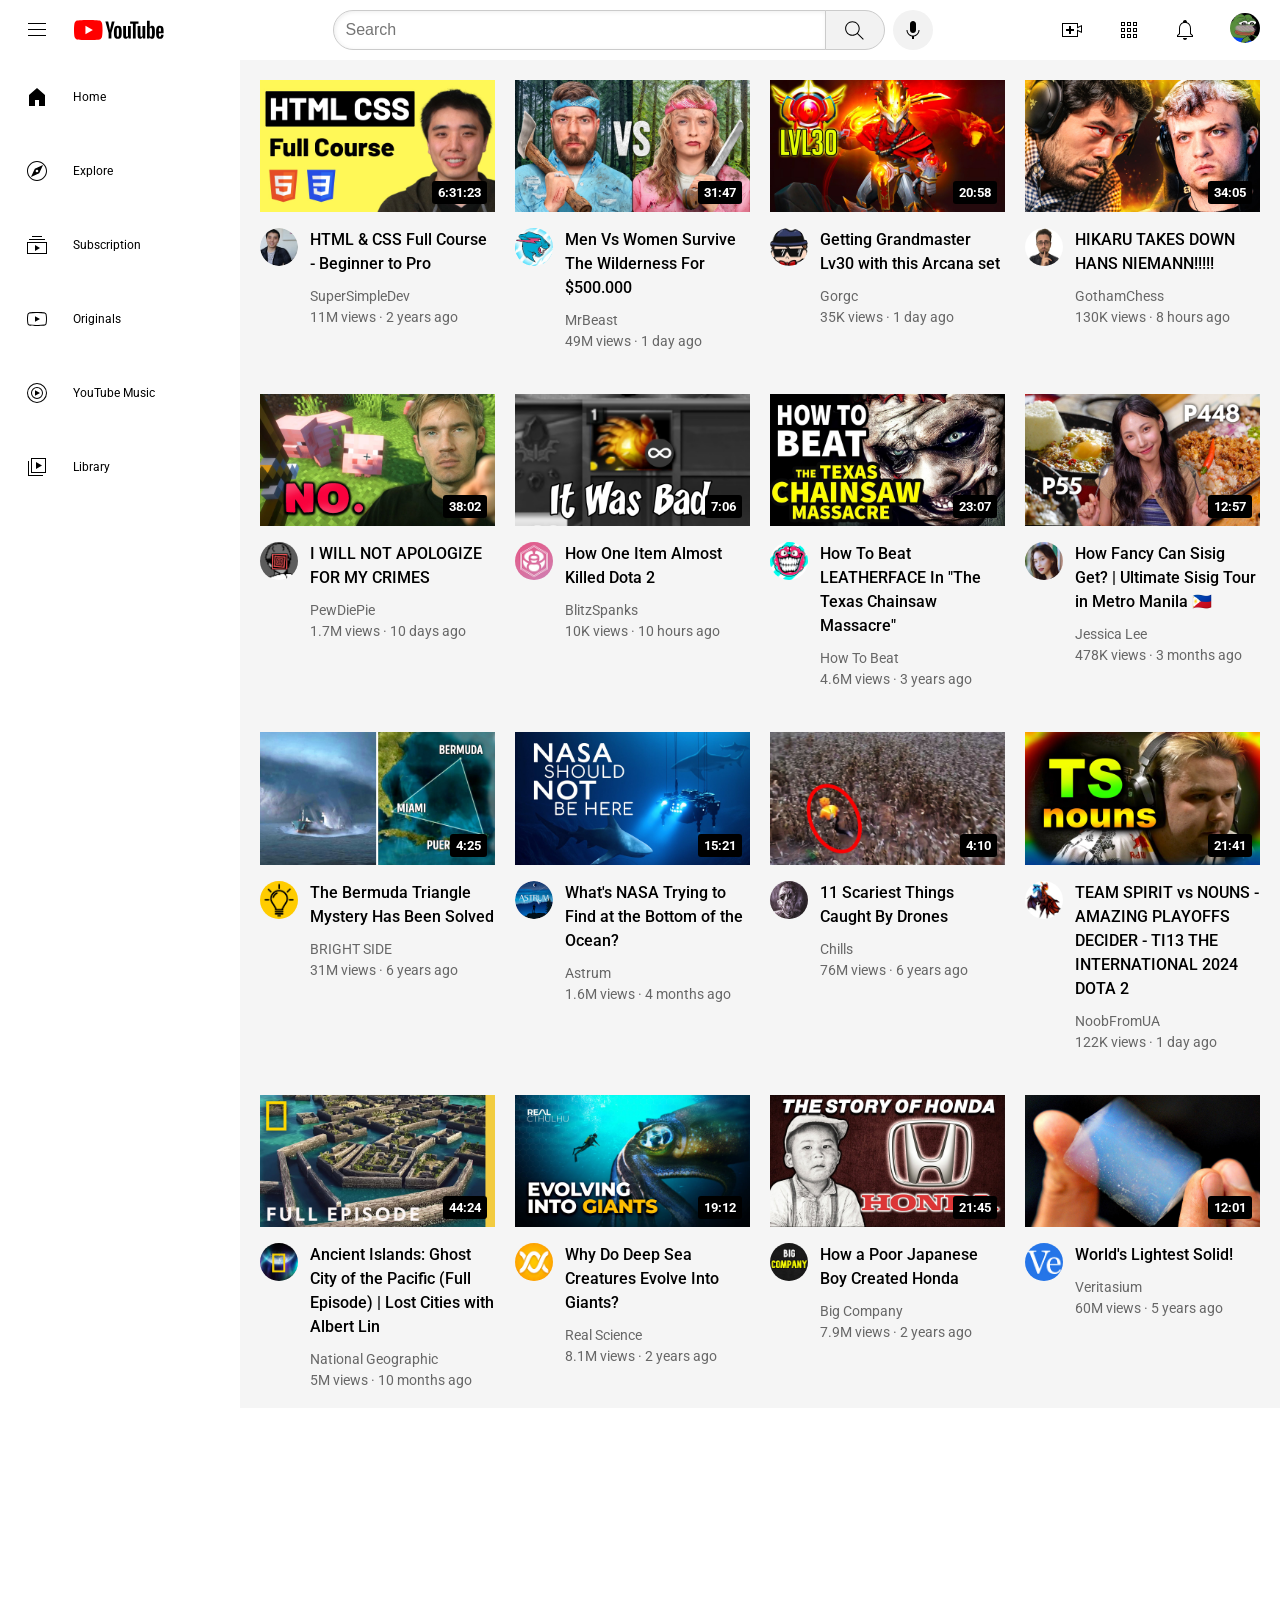
<file: index.html>
<!DOCTYPE html>
<html lang="en">
<head>
    <meta charset="UTF-8">
    <meta name="viewport" content="width=device-width, initial-scale=1.0">

    <!-- Google Font Link -->
    <link rel="preconnect" href="https://fonts.googleapis.com">
    <link rel="preconnect" href="https://fonts.gstatic.com" crossorigin>
    <link href="https://fonts.googleapis.com/css2?family=Roboto:ital,wght@0,100;0,300;0,400;0,500;0,700;0,900;1,100;1,300;1,400;1,500;1,700;1,900&display=swap" rel="stylesheet">

    <!-- Favicon Link -->
    <link rel="shortcut icon" href="./assets/images/icons/favicon.ico" type="image/x-icon">

    <!-- CSS External Link -->
    <link rel="stylesheet" href="./assets/css/global.css">
    <link rel="stylesheet" href="./assets/css/tooltip.css">
    <link rel="stylesheet" href="./assets/css/header.css">
    <link rel="stylesheet" href="./assets/css/main.css">
    <link rel="stylesheet" href="./assets/css/sidebar.css">
    <link rel="stylesheet" href="./assets/css/responsive.css">
    <title>YouTube</title>
</head>
<body>
    <!-- header of the page wherein it is always visible even after scrolling -->
     <header class="header-container">
        <section class="left-section">
            <img class="hamburger-menu" src="./assets/images/icons/hamburger-menu.svg" alt="menu">
            <img class="youtube-logo" src="./assets/images/icons/youtube-logo.svg" alt="youtube logo">
        </section>

        <section class="middle-section">
            <input type="text" placeholder="Search">
            <div class="search-container">
                <img class="search-icon" src="./assets/images/icons/search.svg" alt="search">
                <div class="tooltip">Search</div>
            </div>
            <div class="voice-search-container">
                <img class="voice-search-icon" src="./assets/images/icons/voice-search-icon.svg" alt="voice search button">
                <div class="tooltip">Search with your voice</div>
            </div>
            
        </section>

        <section class="right-section">
            <div class="icon-container">
                <img class="right-section-icon" src="./assets/images/icons/upload.svg" alt="create button">
                <div class="tooltip">Create</div>
            </div>
            <div class="icon-container">
                <img class="right-section-icon" src="./assets/images/icons/youtube-apps.svg" alt="youtube apps button">
                <div class="tooltip">Youtube Apps</div>
            </div>
            <div class="icon-container">
                <img class="right-section-icon" src="./assets/images/icons/notifications.svg" alt="notifications button">
                <div class="tooltip">Notifications</div>
            </div>
            <a href="https://www.youtube.com/@johnreinvinuya8252">
                <img class="my-channel" src="./assets/images/profile/my-channel.jpeg" alt="user channel button">
            </a>
        </section>
     </header>

     <!-- sidebar where navigation buttons are found -->
     <nav class="sidebar">
        <div class="sidebar-link">
            <img src="./assets/images/icons/home.svg" alt="home button">
            <p>Home</p>
        </div>
        <div class="sidebar-link">
            <img src="./assets/images/icons/explore.svg" alt="explore button">
            <p>Explore</p>
        </div>
        <div class="sidebar-link">
            <img src="./assets/images/icons/subscriptions.svg" alt="subscription button">
            <p>Subscription</p>
        </div>
        <div class="sidebar-link">
            <img src="./assets/images/icons/originals.svg" alt="originals button">
            <p>Originals</p>
        </div>
        <div class="sidebar-link">
            <img src="./assets/images/icons/youtube-music.svg" alt="youtube music button">
            <p>YouTube Music</p>
        </div>
        <div class="sidebar-link">
            <img src="./assets/images/icons/library.svg" alt="library button">
            <p>Library</p>
        </div>
     </nav>

    <!-- main section where videos are found -->
    <main>
        <section class="video-feed">
            <div class="video-preview">
                <div class="thumbnail-container">
                    <a href="https://youtu.be/G3e-cpL7ofc?si=SLx8oYZGf1FMtZoV">
                        <img src="./assets/images/thumbnail/thumbnail-1.png" alt="thumbnail">
                    </a>
                    
                    <div class="video-time">6:31:23</div>
                </div>
                <div class="video-info-container">
                    <div class="channel-profile-pic">
                        <a href="https://www.youtube.com/@SuperSimpleDev">
                            <img src="./assets/images/profile/channel-1.jpg" alt="channel profile">
                        </a>
                        <div class="tooltip-container">    
                            <img src="./assets/images/profile/channel-1.jpg" alt="channel profile">
                            <div class="tooltip-column">
                                <p class="tooltip-channel-name">SuperSimpleDev</p>
                                <p  class="tooltip-channel-subscribers">503K subscribers</p>
                            </div>
                        </div>
                    </div>  
                    <div class="video-info">
                        <p class="video-title">
                            <a class="video-link" href="https://youtu.be/G3e-cpL7ofc?si=SLx8oYZGf1FMtZoV">HTML & CSS Full Course - Beginner to Pro</a>
                        </p>
                        <p class="channel-name">
                            <a href="https://www.youtube.com/@SuperSimpleDev">SuperSimpleDev</a>
                        </p>
                        <p class="video-stats">11M views · 2 years ago</p>
                    </div>
                </div>
            </div>

            <div class="video-preview">
                <div class="thumbnail-container">
                    <a href="https://www.youtube.com/watch?v=aRcUVhVlSHg&t=1s">
                        <img src="./assets/images/thumbnail/thumbnail-2.png" alt="thumbnail">
                    </a>
                    <div class="video-time">31:47</div>
                </div>
                <div class="video-info-container">
                    <div class="channel-profile-pic">
                        <a href="https://www.youtube.com/@MrBeast">
                            <img src="./assets/images/profile/channel-2.jpg" alt="channel profile">
                        </a>
                        <div class="tooltip-container">    
                            <img src="./assets/images/profile/channel-2.jpg" alt="channel profile">
                            <div class="tooltip-column">
                                <p class="tooltip-channel-name">MrBeast</p>
                                <p  class="tooltip-channel-subscribers">314M subscribers</p>
                            </div>
                        </div>
                    </div>  
                    <div class="video-info">
                        <p class="video-title">
                            <a class="video-link" href="https://www.youtube.com/watch?v=aRcUVhVlSHg&t=1s">Men Vs Women Survive The Wilderness For $500.000</a>
                        </p>
                        <p class="channel-name">
                            <a href="https://www.youtube.com/@MrBeast">MrBeast</a>
                        </p>
                        <p class="video-stats">49M views · 1 day ago</p>
                    </div>
                </div>
            </div>

            <div class="video-preview">
                <div class="thumbnail-container">
                    <a href="https://www.youtube.com/watch?v=vVBdZkTWyOQ">
                        <img src="./assets/images/thumbnail/thumbnail-3.png" alt="thumbnail">
                    </a>
                    <div class="video-time">20:58</div>
                </div>
                <div class="video-info-container">
                    <div class="channel-profile-pic">
                        <a href="https://www.youtube.com/@Gorgc">
                            <img src="./assets/images/profile/channel-3.jpg" alt="channel profile">
                        </a>
                        <div class="tooltip-container">    
                            <img src="./assets/images/profile/channel-3.jpg" alt="channel profile">
                            <div class="tooltip-column">
                                <p class="tooltip-channel-name">Gorgc</p>
                                <p  class="tooltip-channel-subscribers">206K subscribers</p>
                            </div>
                        </div>
                    </div>  
                    <div class="video-info">
                        <p class="video-title">
                            <a class="video-link" href="https://www.youtube.com/watch?v=vVBdZkTWyOQ">Getting Grandmaster Lv30 with this Arcana set</a>
                        </p>
                        <p class="channel-name">
                            <a href="https://www.youtube.com/@Gorgc">Gorgc</a>
                        </p>
                        <p class="video-stats">35K views · 1 day ago</p>
                    </div>
                </div>
            </div>

            <div class="video-preview">
                <div class="thumbnail-container">
                    <a href="https://www.youtube.com/watch?v=VmTZ2yO3BZ4">
                        <img src="./assets/images/thumbnail/thumbnail-4.png" alt="thumbnail">
                    </a>
                    <div class="video-time">34:05</div>
                </div>
                <div class="video-info-container">
                    <div class="channel-profile-pic">
                        <a href="https://www.youtube.com/@GothamChess">
                            <img src="./assets/images/profile/channel-4.jpg" alt="channel profile">
                        </a>
                        <div class="tooltip-container">    
                            <img src="./assets/images/profile/channel-4.jpg" alt="channel profile">
                            <div class="tooltip-column">
                                <p class="tooltip-channel-name">GothamChess</p>
                                <p  class="tooltip-channel-subscribers">5.35M subscribers</p>
                            </div>
                        </div>
                    </div>  
                    <div class="video-info">
                        <p class="video-title">
                            <a class="video-link" href="https://www.youtube.com/watch?v=VmTZ2yO3BZ4">HIKARU TAKES DOWN HANS NIEMANN!!!!!</a>
                        </p>
                        <p class="channel-name">
                            <a href="https://www.youtube.com/@GothamChess">GothamChess</a>
                        </p>
                        <p class="video-stats">130K views · 8 hours ago</p>
                    </div>
                </div>
            </div>

            <div class="video-preview">
                <div class="thumbnail-container">
                    <a href="https://www.youtube.com/watch?v=Fn1OeGys2L8">
                        <img src="./assets/images/thumbnail/thumbnail-5.png" alt="thumbnail">
                    </a>
                    <div class="video-time">38:02</div>
                </div>
                <div class="video-info-container">
                    <div class="channel-profile-pic">
                        <a href="https://www.youtube.com/@PewDiePie">
                            <img src="./assets/images/profile/channel-5.jpg" alt="channel profile">
                        </a>
                        <div class="tooltip-container">    
                            <img src="./assets/images/profile/channel-5.jpg" alt="channel profile">
                            <div class="tooltip-column">
                                <p class="tooltip-channel-name">PewDiePie</p>
                                <p  class="tooltip-channel-subscribers">111M subscribers</p>
                            </div>
                        </div>
                    </div>  
                    <div class="video-info">
                        <p class="video-title">
                            <a class="video-link" href="https://www.youtube.com/watch?v=Fn1OeGys2L8">I WILL NOT APOLOGIZE FOR MY CRIMES</a>
                        </p>
                        <p class="channel-name">
                            <a href="https://www.youtube.com/@PewDiePie">PewDiePie</a>
                        </p>
                        <p class="video-stats">1.7M views · 10 days ago</p>
                    </div>
                </div>
            </div>

            <div class="video-preview">
                <div class="thumbnail-container">
                    <a href="https://www.youtube.com/watch?v=ktGwDyR66l8">
                        <img src="./assets/images/thumbnail/thumbnail-6.png" alt="thumbnail">
                    </a>
                    
                    <div class="video-time">7:06</div>
                </div>
                <div class="video-info-container">
                    <div class="channel-profile-pic">
                        <a href="https://www.youtube.com/@BlitzSpanks">
                            <img src="./assets/images/profile/channel-6.jpg" alt="channel profile">
                        </a>
                        <div class="tooltip-container">    
                            <img src="./assets/images/profile/channel-6.jpg" alt="channel profile">
                            <div class="tooltip-column">
                                <p class="tooltip-channel-name">BlitzSpanks</p>
                                <p  class="tooltip-channel-subscribers">107K subscribers</p>
                            </div>
                        </div>
                    </div>  
                    <div class="video-info">
                        <p class="video-title">
                            <a class="video-link" href="https://www.youtube.com/watch?v=ktGwDyR66l8">How One Item Almost Killed Dota 2</a>
                        </p>
                        <p class="channel-name">
                            <a href="https://www.youtube.com/@BlitzSpanks">BlitzSpanks</a>
                        </p>
                        <p class="video-stats">10K views · 10 hours ago</p>
                    </div>
                </div>
            </div>

            <div class="video-preview">
                <div class="thumbnail-container">
                    <a href="https://www.youtube.com/watch?v=HK_yvCsgLR4">
                        <img src="./assets/images/thumbnail/thumbnail-7.png" alt="thumbnail">
                    </a>
                    <div class="video-time">23:07</div>
                </div>
                <div class="video-info-container">
                    <div class="channel-profile-pic">
                        <a href="https://www.youtube.com/@HowToBeatYT">
                            <img src="./assets/images/profile/channel-7.jpg" alt="channel profile">
                        </a>
                        <div class="tooltip-container">    
                            <img src="./assets/images/profile/channel-7.jpg" alt="channel profile">
                            <div class="tooltip-column">
                                <p class="tooltip-channel-name">How To Beat</p>
                                <p  class="tooltip-channel-subscribers">2.63M subscribers</p>
                            </div>
                        </div>
                    </div>  
                    <div class="video-info">
                        <p class="video-title">
                            <a class="video-link" href="https://www.youtube.com/watch?v=HK_yvCsgLR4">How To Beat LEATHERFACE In "The Texas Chainsaw Massacre"</a>
                        </p>
                        <p class="channel-name">
                            <a href="https://www.youtube.com/@HowToBeatYT">How To Beat</a>
                        </p>
                        <p class="video-stats">4.6M views · 3 years ago</p>
                    </div>
                </div>
            </div>

            <div class="video-preview">
                <div class="thumbnail-container">
                    <a href="https://www.youtube.com/watch?v=xaZTFsmU5Mk">
                        <img src="./assets/images/thumbnail/thumbnail-8.png" alt="thumbnail">
                    </a>
                    <div class="video-time">12:57</div>
                </div>
                <div class="video-info-container">
                    <div class="channel-profile-pic">
                        <a href="https://www.youtube.com/@jessicaleeseul">
                            <img src="./assets/images/profile/channel-8.jpg" alt="channel profile">
                        </a>
                        <div class="tooltip-container">    
                            <img src="./assets/images/profile/channel-8.jpg" alt="channel profile">
                            <div class="tooltip-column">
                                <p class="tooltip-channel-name">Jessica Lee</p>
                                <p  class="tooltip-channel-subscribers">1.51M subscribers</p>
                            </div>
                        </div>
                    </div>  
                    <div class="video-info">
                        <p class="video-title">
                            <a class="video-link" href="https://www.youtube.com/@jessicaleeseul">How Fancy Can Sisig Get? | Ultimate Sisig Tour in Metro Manila 🇵🇭</a>
                        </p>
                        <p class="channel-name">
                            <a href="https://www.youtube.com/@SuperSimpleDev">Jessica Lee</a>
                        </p>
                        <p class="video-stats">478K views · 3 months ago</p>
                    </div>
                </div>
            </div>

            <div class="video-preview">
                <div class="thumbnail-container">
                    <a href="https://www.youtube.com/watch?v=q_5n7URd2Gk">
                        <img src="./assets/images/thumbnail/thumbnail-9.png" alt="thumbnail">
                    </a>
                    <div class="video-time">4:25</div>
                </div>
                <div class="video-info-container">
                    <div class="channel-profile-pic">
                        <a href="https://www.youtube.com/@BRIGHTSIDEOFFICIAL">
                            <img src="./assets/images/profile/channel-9.jpg" alt="channel profile">
                        </a>
                        <div class="tooltip-container">    
                            <img src="./assets/images/profile/channel-9.jpg" alt="channel profile">
                            <div class="tooltip-column">
                                <p class="tooltip-channel-name">BRIGHT SIDE</p>
                                <p  class="tooltip-channel-subscribers">44.6M subscribers</p>
                            </div>
                        </div>
                    </div>  
                    <div class="video-info">
                        <p class="video-title">
                            <a class="video-link" href="https://www.youtube.com/watch?v=q_5n7URd2Gk">The Bermuda Triangle Mystery Has Been Solved</a>
                        </p>
                        <p class="channel-name">
                            <a href="https://www.youtube.com/@BRIGHTSIDEOFFICIAL">BRIGHT SIDE</a>
                        </p>
                        <p class="video-stats">31M views · 6 years ago</p>
                    </div>
                </div>
            </div>

            <div class="video-preview">
                <div class="thumbnail-container">
                    <a href="https://www.youtube.com/watch?v=yPhhVqjpnKE">
                        <img src="./assets/images/thumbnail/thumbnail-10.png" alt="thumbnail">
                    </a>
                    <div class="video-time">15:21</div>
                </div>
                <div class="video-info-container">
                    <div class="channel-profile-pic">
                        <a href="https://www.youtube.com/@astrumspace">
                            <img src="./assets/images/profile/channel-10.jpg" alt="channel profile">
                        </a>
                        <div class="tooltip-container">    
                            <img src="./assets/images/profile/channel-10.jpg" alt="channel profile">
                            <div class="tooltip-column">
                                <p class="tooltip-channel-name">Astrum</p>
                                <p  class="tooltip-channel-subscribers">2.03M subscribers</p>
                            </div>
                        </div>
                    </div>  
                    <div class="video-info">
                        <p class="video-title">
                            <a class="video-link" href="https://www.youtube.com/watch?v=yPhhVqjpnKE">What's NASA Trying to Find at the Bottom of the Ocean?</a>
                        </p>
                        <p class="channel-name">
                            <a href="https://www.youtube.com/@astrumspace">Astrum</a>
                        </p>
                        <p class="video-stats">1.6M views · 4 months ago</p>
                    </div>
                </div>
            </div>

            <div class="video-preview">
                <div class="thumbnail-container">
                    <a href="https://www.youtube.com/watch?v=Jnei1md-Ia0">
                        <img src="./assets/images/thumbnail/thumbnail-11.png" alt="thumbnail">
                    </a>
                    <div class="video-time">4:10</div>
                </div>
                <div class="video-info-container">
                    <div class="channel-profile-pic">
                        <a href="https://www.youtube.com/@chills">
                            <img src="./assets/images/profile/channel-11.jpg" alt="channel profile">
                        </a>
                        <div class="tooltip-container">    
                            <img src="./assets/images/profile/channel-11.jpg" alt="channel profile">
                            <div class="tooltip-column">
                                <p class="tooltip-channel-name">Chills</p>
                                <p  class="tooltip-channel-subscribers">6.23M subscribers</p>
                            </div>
                        </div>
                    </div>  
                    <div class="video-info">
                        <p class="video-title">
                            <a class="video-link" href="https://www.youtube.com/watch?v=Jnei1md-Ia0">11 Scariest Things Caught By Drones</a>
                        </p>
                        <p class="channel-name">
                            <a href="https://www.youtube.com/@chills">Chills</a>
                        </p>
                        <p class="video-stats">76M views · 6 years ago</p>
                    </div>
                </div>
            </div>

            <div class="video-preview">
                <div class="thumbnail-container">
                    <a href="https://www.youtube.com/watch?v=YBMhBDOSAfo">
                        <img src="./assets/images/thumbnail/thumbnail-12.png" alt="thumbnail">
                    </a>
                    <div class="video-time">21:41</div>
                </div>
                <div class="video-info-container">
                    <div class="channel-profile-pic">
                        <a href="https://www.youtube.com/noobfromua">
                            <img src="./assets/images/profile/channel-12.jpg" alt="channel profile">
                        </a>
                        <div class="tooltip-container">    
                            <img src="./assets/images/profile/channel-12.jpg" alt="channel profile">
                            <div class="tooltip-column">
                                <p class="tooltip-channel-name">NoobFromUA</p>
                                <p  class="tooltip-channel-subscribers">1.05M subscribers</p>
                            </div>
                        </div>
                    </div>  
                    <div class="video-info">
                        <p class="video-title">
                            <a class="video-link" href="https://www.youtube.com/watch?v=YBMhBDOSAfo">TEAM SPIRIT vs NOUNS - AMAZING PLAYOFFS DECIDER - TI13 THE INTERNATIONAL 2024 DOTA 2</a>
                        </p>
                        <p class="channel-name">
                            <a href="https://www.youtube.com/noobfromua">NoobFromUA</a>
                        </p>
                        <p class="video-stats">122K views · 1 day ago</p>
                    </div>
                </div>
            </div>

            <div class="video-preview">
                <div class="thumbnail-container">
                    <a href="https://www.youtube.com/watch?v=tzBmrpFNcH4"><img src="./assets/images/thumbnail/thumbnail-13.png" alt="thumbnail">
                    </a>
                    <div class="video-time">44:24</div>
                </div>
                <div class="video-info-container">
                    <div class="channel-profile-pic">
                        <a href="https://www.youtube.com/@NatGeo">
                            <img src="./assets/images/profile/channel-13.jpg" alt="channel profile">
                        </a>
                        <div class="tooltip-container">    
                            <img src="./assets/images/profile/channel-13.jpg" alt="channel profile">
                            <div class="tooltip-column">
                                <p class="tooltip-channel-name">National Geographic</p>
                                <p  class="tooltip-channel-subscribers">23.5M subscribers</p>
                            </div>
                        </div>
                    </div>  
                    <div class="video-info">
                        <p class="video-title">
                            <a class="video-link" href="https://www.youtube.com/watch?v=tzBmrpFNcH4">Ancient Islands: Ghost City of the Pacific (Full Episode) | Lost Cities with Albert Lin</a>
                        </p>
                        <p class="channel-name">
                            <a href="https://www.youtube.com/@NatGeo">National Geographic</a>
                        </p>
                        <p class="video-stats">5M views · 10 months ago</p>
                    </div>
                </div>
            </div>

            <div class="video-preview">
                <div class="thumbnail-container">
                    <a href="https://www.youtube.com/watch?v=uYR4ZMlLUwI">
                        <img src="./assets/images/thumbnail/thumbnail-14.png" alt="thumbnail">
                    </a>
                    <div class="video-time">19:12</div>
                </div>
                <div class="video-info-container">
                    <div class="channel-profile-pic">
                        <a href="https://www.youtube.com/@realscience">
                            <img src="./assets/images/profile/channel-14.jpg" alt="channel profile">
                        </a>
                        <div class="tooltip-container">    
                            <img src="./assets/images/profile/channel-14.jpg" alt="channel profile">
                            <div class="tooltip-column">
                                <p class="tooltip-channel-name">Real Science</p>
                                <p  class="tooltip-channel-subscribers">1.68M subscribers</p>
                            </div>
                        </div>
                    </div>  
                    <div class="video-info">
                        <p class="video-title">
                            <a class="video-link" href="https://www.youtube.com/watch?v=uYR4ZMlLUwI">Why Do Deep Sea Creatures Evolve Into Giants?</a>
                        </p>
                        <p class="channel-name">
                            <a href="https://www.youtube.com/@realscience">Real Science</a>
                        </p>
                        <p class="video-stats">8.1M views · 2 years ago</p>
                    </div>
                </div>
            </div>

            <div class="video-preview">
                <div class="thumbnail-container">
                    <a href="https://www.youtube.com/watch?v=wlvog-Qd0zw">
                        <img src="./assets/images/thumbnail/thumbnail-15.png" alt="thumbnail">
                    </a>
                    <div class="video-time">21:45</div>
                </div>
                <div class="video-info-container">
                    <div class="channel-profile-pic">
                        <a href="https://www.youtube.com/@BigCompanyYT">
                            <img src="./assets/images/profile/channel-15.jpg" alt="channel profile">
                        </a>
                        <div class="tooltip-container">    
                            <img src="./assets/images/profile/channel-15.jpg" alt="channel profile">
                            <div class="tooltip-column">
                                <p class="tooltip-channel-name">Big Company</p>
                                <p  class="tooltip-channel-subscribers">355K subscribers</p>
                            </div>
                        </div>
                    </div>  
                    <div class="video-info">
                        <p class="video-title">
                            <a class="video-link" href="https://www.youtube.com/watch?v=wlvog-Qd0zw">How a Poor Japanese Boy Created Honda</a>
                        </p>
                        <p class="channel-name">
                            <a href="https://www.youtube.com/@BigCompanyYT">Big Company</a>
                        </p>
                        <p class="video-stats">7.9M views · 2 years ago</p>
                    </div>
                </div>
            </div>

            <div class="video-preview">
                <div class="thumbnail-container">
                    <a href="https://www.youtube.com/watch?v=AeJ9q45PfD0">
                        <img src="./assets/images/thumbnail/thumbnail-16.png" alt="thumbnail">
                    </a>
                    <div class="video-time">12:01</div>
                </div>
                <div class="video-info-container">
                    <div class="channel-profile-pic">
                        <a href="https://www.youtube.com/@veritasium">
                            <img src="./assets/images/profile/channel-16.jpg" alt="channel profile">
                        </a>
                        <div class="tooltip-container">    
                            <img src="./assets/images/profile/channel-16.jpg" alt="channel profile">
                            <div class="tooltip-column">
                                <p class="tooltip-channel-name">Veritasium</p>
                                <p  class="tooltip-channel-subscribers">16.1M subscribers</p>
                            </div>
                        </div>
                    </div>  
                    <div class="video-info">
                        <p class="video-title">
                            <a class="video-link" href="https://www.youtube.com/watch?v=AeJ9q45PfD0">World's Lightest Solid!</a>
                        </p>
                        <p class="channel-name">
                            <a href="https://www.youtube.com/@veritasium">Veritasium</a>
                        </p>
                        <p class="video-stats">60M views · 5 years ago</p>
                    </div>
                </div>
            </div>
        </section>
    </main>

</body>
</html>
</file>
<file: assets/css/global.css>
* {
    margin: 0;
    padding: 0;
    box-sizing: border-box;
}

body {
    font-family: Roboto, Arial, sans-serif;
    padding-top: 60px;
    padding-left: 75px;
}
</file>
<file: assets/css/tooltip.css>
.tooltip {
    font-size: 12px;
    position: absolute;
    bottom: -50px;
    background-color: rgba(60, 60, 60, 0.911);
    color: white;
    padding: 8px 12px;
    opacity: 0;
    transition: opacity 0.15s;
    pointer-events: none;
    border-radius: 2px;
    white-space: nowrap;
}

.middle-section .search-container,
.middle-section .voice-search-container,
.right-section .icon-container {
    position: relative;
    cursor: pointer;
    display: flex;
    align-items: center;
    justify-content: center;
}


.search-container:hover .tooltip,
.voice-search-container:hover .tooltip,
.icon-container:hover .tooltip {
    opacity: 1;
}

.channel-profile-pic {
    display: flex;
    position: relative;
    height: 60px;
}

.channel-profile-pic .tooltip-container {
    display: flex;
    flex-direction: row;
    background-color: white;
    border-radius: 6px;
    box-shadow: 0px 0px 8px rgba(110, 110, 110, 0.815);
    align-items: center;
    padding: 15px;
    opacity: 0;
    transition: opacity 0.15s;
    pointer-events: none;

    position: absolute;
    bottom: -90px;
    z-index: 300;
}

.channel-profile-pic:hover .tooltip-container {
    opacity: 1;
}

.channel-profile-pic .tooltip-container img {
    margin-right: 8px;
    width: 50px;
    height: 50px;
    margin-top: 0;
}

.tooltip-column .tooltip-channel-name {
    font-size: 18px;
    font-weight: bold;
    width: 100%;
    margin-bottom: 5px;;
    margin-right: 100px;
}

.tooltip-column .tooltip-channel-subscribers {
    font-size: 16px;
    color: rgb(107, 107, 107);

}
</file>
<file: assets/css/header.css>
.header-container {
    display: flex;
    flex-direction: row;
    justify-content: space-between;
    height: 60px;
    position: fixed;
    left: 0;
    right: 0;
    top: 0;

    z-index: 200;
}

/* left-section */
.header-container .left-section {
    display: flex;
    flex-direction: row;
    align-items: center;
    width: 190px;
}

.left-section .hamburger-menu {
    width: 24px;
    margin: 0px 25px;
    cursor: pointer;
}

.left-section .youtube-logo {
    height: 20px;
    cursor: pointer;
}
/* left-section */


/* middle-section */
.header-container {
    background-color: white;
}

.header-container .middle-section {
    display: flex;
    flex-direction: row;
    align-items: center;
    margin-left: 50px;
    flex: 1;
    max-width: 600px;
}

input {
    flex: 1;
    font-size: 16px;
    border-top-left-radius: 20px;
    border-bottom-left-radius: 20px;
    padding-left: 12px;
    padding-right: 5px;
    height: 40px;
    border: 1px solid rgb(203, 203, 203);
    width: 0;
    box-shadow: inset 1px 1px 4px rgb(237, 237, 237);
}


input:focus {
    outline: none;
    border-color: rgb(0, 30, 255);
    z-index: 100;
}

.search-container {
    height: 40px;
    border: 1px solid rgb(203, 203, 203);
    width: 60px;
    margin-left: -1px;
    background-color: rgb(242, 242, 242);
    margin-right: 8px;
    transition: background-color 0.15s;
    border-top-right-radius: 20px;
    border-bottom-right-radius: 20px;
}

.search-container:hover {
    background-color: rgb(235, 235, 235);
}

.search-icon {
    height: 25px;
}

.voice-search-container{
    display: flex;
    align-items: center;
    justify-content: center;
    height: 40px;
    width: 40px;
    background-color: rgb(242, 242, 242);
    border-radius: 50%;
    transition: background-color 0.15s;
}

.voice-search-container:hover {
    background-color: rgb(235, 235, 235);
}

.voice-search-icon {
    width: 24px;
}

/* middle-section */


/* right-section */
.right-section {
    display: flex;
    flex-direction: row;
    justify-content: space-between;
    align-items: center;
    width: 200px;
    margin-right: 20px;
    margin-left: 35px;
    flex-shrink: 0;
}

.right-section .right-section-icon {
    width: 24px;
    height: 24px;

}

.right-section .my-channel {
    width: 30px;
    height: 30px;
    border-radius: 50%;
    cursor: pointer;
}




/* right-section */
</file>
<file: assets/css/main.css>
.video-feed {
    display: grid;
    grid-template-columns: 1fr 1fr 1fr 1fr; 
    column-gap: 20px;
    row-gap: 45px;
    padding: 25px;
    background-color: rgb(245, 245, 245);
    margin-bottom: 400px;
}

.thumbnail-container {
    position: relative;
}

.thumbnail-container .video-time {
    background-color: black;
    border-radius: 3px;
    color: white;
    padding: 4px 6px;
    font-size: 13px;
    font-weight: 700;

    position: absolute;
    bottom: 12px;
    right: 8px;
}

.thumbnail-container img{
    object-fit: cover;
    object-position: center;
    width: 100%;
}

.video-info-container {
    display: flex;
    flex-direction: row;
}

.channel-profile-pic {
    width: 50px;
}

.channel-profile-pic a {
    text-decoration: none;
    color: black;
}

.channel-profile-pic img {
    margin-top: 12px;
    width: 38px;
    height: 38px;
    object-fit: cover;
    object-position: cover;
    border-radius: 50%;
}

.video-info {
    flex: 1;
}

.video-info .video-title {
    font-size: 16px;
    font-weight: 500;
    line-height: 24px;
    margin-top: 12px;
}

.video-title .video-link{
    text-decoration: none;
    color: black;
}

.video-info .channel-name {
    margin-top: 12px;
}

.channel-name a {
    text-decoration: none;
    color: rgb(103, 103, 103);
}

.video-info .video-stats {
    margin-top: 5px;
}

.channel-name, .video-stats {
    color: rgb(103, 103, 103);
    font-size: 13px;
}
</file>
<file: assets/css/sidebar.css>
.sidebar {
    width: 75px;
    position: fixed;
    top: 60px;
    left: 0;
    bottom: 0;
}

.sidebar-link {
    display: flex;
    flex-direction: column;
    align-items: center;
    justify-content: center;
    height: 74px;
    cursor: pointer;
    transition: background-color 0.15s;
}

.sidebar-link:hover {
    background-color: rgb(201, 201, 201);
}

.sidebar-link img{
    width: 24px;
    height: 24px;
}

.sidebar-link p {
    font-size: 10px;
}
</file>
<file: assets/css/responsive.css>
@media screen and (max-width:600px) {
    .video-feed {
        grid-template-columns: 1fr;
        row-gap: 20px;
    }

    .video-info .video-title {
        font-size: 14px;
        line-height: 20px;
    }

    .video-info .channel-name, .video-stats {
        font-size: 12px;
    }


}

@media screen and (min-width: 601px) and (max-width: 800px) {
    .video-feed {
        grid-template-columns: 1fr 1fr;
        padding: 15px;
    }

    .video-info .video-title {
        font-size: 14px;
        line-height: 20px;
    }

    .video-info .channel-name, .video-stats {
        font-size: 12px;
    }

}

@media screen and (min-width: 801px) and (max-width: 1024px) {
    .video-feed {
        grid-template-columns: 1fr 1fr 1fr;
        padding: 15px;
    }

    .video-info .video-title {
        font-size: 16px;
        line-height: 24px;
    }

    .video-info .channel-name, .video-stats {
        font-size: 14px;
    }

    .sidebar {
        width: 200px;
        background-color: white;
        z-index: 400;
    }

    .sidebar-link {
        display: flex;
        flex-direction: row;
        align-items: center;
        cursor: pointer;
        padding: 8px 24px;
    }

    .sidebar-link img {
        margin-right: 24px;
        width: 24px;
    }

    .sidebar-link p {
        font-size: 12px;
        width: 100%;
    }

    body {
        padding-left: 200px;
    }

}

@media screen and (min-width: 1025px) {
    .video-feed {
        grid-template-columns: 1fr 1fr 1fr 1fr;
        padding: 20px;
    }

    .video-info .video-title {
        font-size: 16px;
        line-height: 24px;
    }

    .video-info .channel-name, .video-stats {
        font-size: 14px;
    }

    .sidebar {
        width: 240px;
        background-color: white;
        z-index: 400;
    }

    .sidebar-link {
        display: flex;
        flex-direction: row;
        align-items: center;
        cursor: pointer;
        padding: 8px 25px;
    }

    .sidebar-link img {
        margin-right: 24px;
    }

    .sidebar-link p {
        font-size: 12px;
        width: 100%;
    }

    body {
        padding-left: 240px;
    }

}
</file>
